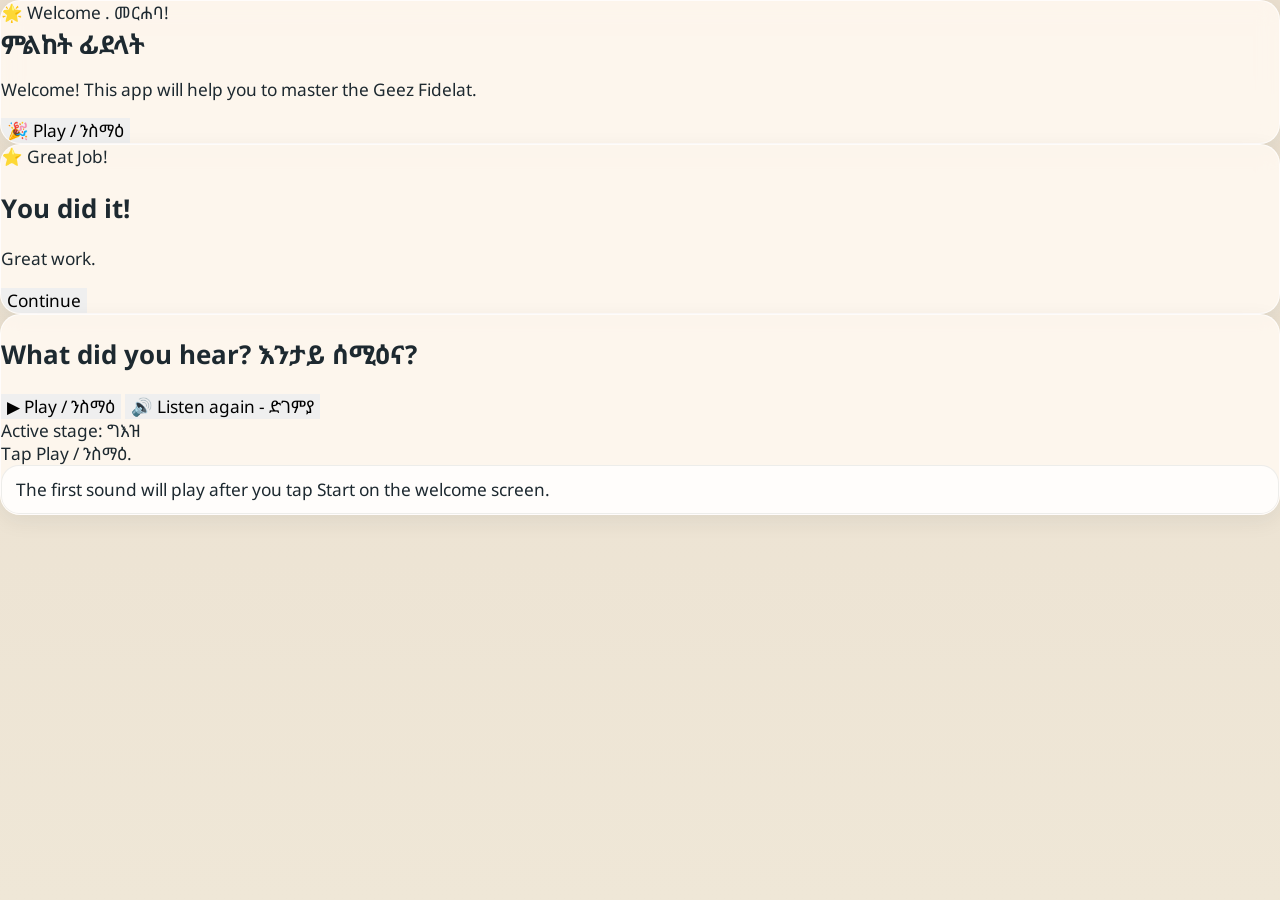
<file: index.html>
<!DOCTYPE html>
<html lang="en">
<head>
  <meta charset="UTF-8" />
  <meta name="viewport" content="width=device-width, initial-scale=1.0" />
  <title>ምልከት ፊደላት</title>
  <link rel="stylesheet" href="styles.css" />
</head>
<body>
  <div class="scene" aria-hidden="true">
    <div class="cloud one"></div>
    <div class="cloud two"></div>
    <div class="hill one"></div>
    <div class="hill two"></div>
    <div class="hill three"></div>
  </div>

  <div class="intro-overlay" id="introOverlay">
    <div class="card intro-card intro-card-compact">
      <div class="intro-text">
        <div class="badge">🌟 Welcome . መርሐባ!</div>
        <h1>ምልከት ፊደላት</h1>
        <p>
          Welcome! This app will help you to master the Geez Fidelat.
        </p>
        <div class="intro-actions">
          <button class="start-big" id="enterGameBtn" type="button">🎉 Play / ንስማዕ</button>
          <button class="continue-big" id="continueBtn" type="button" style="display:none;">▶ Continue</button>
        </div>
      </div>
    </div>
  </div>

  <div class="celebration-overlay" id="celebrationOverlay">
    <div class="card celebration-card">
      <div class="stars-layer" id="starsLayer"></div>
      <div class="badge" id="celebrationBadge">⭐ Great Job!</div>
      <h2 id="celebrationTitle">You did it!</h2>
      <p id="celebrationText">Great work.</p>
      <div class="celebration-word" id="celebrationWord" style="display:none;"></div>
      <div class="celebration-actions">
        <button class="celebration-btn celebration-primary" id="celebrationContinueBtn" type="button">Continue</button>
      </div>
    </div>
  </div>

  <div class="container">
    <section class="top-grid">
      <div class="card hero-copy">
        <div class="hero-top">
          <div>
            <div class="badge">🌈 Listen • Match • Unlock</div>
            <h1>ምልከት ፊደላት</h1>
            <p class="subtitle">Practice all seven variants. Completed variants stay open for review.</p>
          </div>
          <div class="stats compact-stats" aria-label="Game statistics">
            <div class="stat compact">
              <div class="stat-label">Score</div>
              <div class="stat-value" id="score">0</div>
            </div>
            <div class="stat compact">
              <div class="stat-label">Rounds</div>
              <div class="stat-value" id="rounds">0</div>
            </div>
            <div class="stat compact">
              <div class="stat-label">Accuracy</div>
              <div class="stat-value" id="accuracy">0%</div>
            </div>
            <div class="stat compact">
              <div class="stat-label">Unlocked</div>
              <div class="stat-value" id="unlockedCount">1/7</div>
            </div>
          </div>
        </div>
      </div>
    </section>

    <section class="main-grid">
      <div class="card panel">
        <div class="letters-top compact-top">
          <h2>What did you hear? እንታይ ሰሚዕና?</h2>
          <div class="top-actions-right">
            <button class="action-btn sound-btn" id="replayBtn" type="button">▶ Play / ንስማዕ</button>
            <button class="sound-link" id="soundReveal" type="button" aria-label="Listen again - ድገምያ">
              🔊 <span id="soundRevealText">Listen again - ድገምያ</span>
              <span class="sound-dot-wrap" id="soundDots" style="display:none;">
                <span class="sound-dot"></span>
                <span class="sound-dot"></span>
                <span class="sound-dot"></span>
              </span>
            </button>
          </div>
        </div>

        <div id="partFinishedBanner" style="display:none;"></div>

        <div class="variant-grid" id="variantGrid"></div>
        <div class="letter-grid" id="letterGrid"></div>

        <div class="mini-note" id="activeVariantNote">Active stage: ግእዝ</div>
        <div class="helper-note" id="helperNote">Tap Play / ንስማዕ.</div>
        <div class="message-box info" id="messageBox">
          <div id="message">The first sound will play after you tap Start on the welcome screen.</div>
        </div>

        <details class="danger-zone" id="dangerZone" style="display:none;">
          <summary>New Learner - ካብ ፈለማ</summary>
          <p>This clears saved progress on this device and starts again from ግእዝ.</p>
          <button class="action-btn reset-btn" id="resetBtn" type="button">Delete saved progress</button>
        </details>
      </div>
    </section>
  </div>

  <script src="app.js"></script>
</body>
</html>
</file>
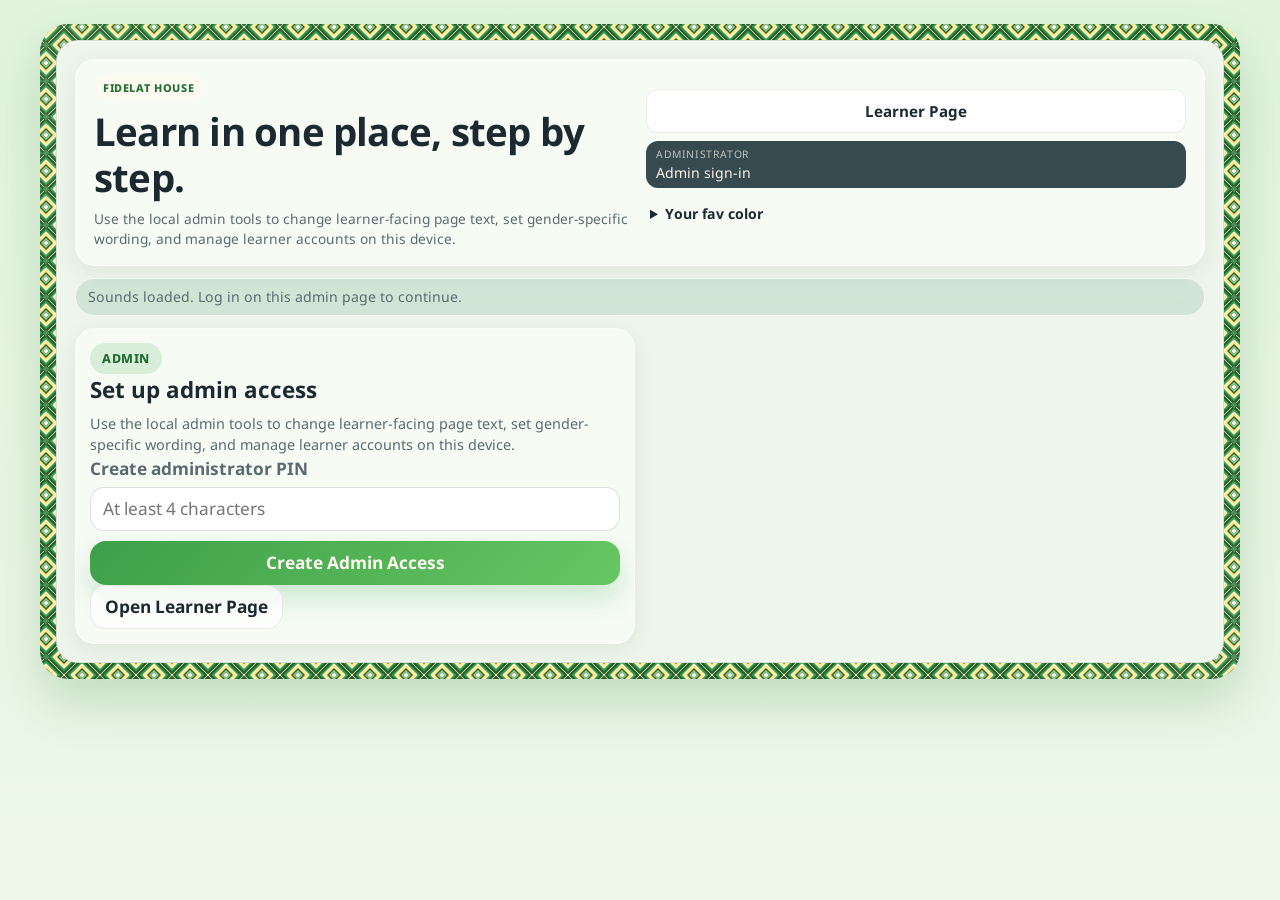
<file: admin/index.html>
<!DOCTYPE html>
<html lang='en'>
<head>
  <meta charset='UTF-8' />
  <meta name='viewport' content='width=device-width, initial-scale=1.0' />
  <title>Fidelat Admin</title>
  <link rel='stylesheet' href='../styles.css' />
</head>
<body>
  <div class='page-shell'>
    <div class='sun-glow' aria-hidden='true'></div>
    <div class='mesh mesh-one' aria-hidden='true'></div>
    <div class='mesh mesh-two' aria-hidden='true'></div>
    <main id='app'></main>
  </div>
  <script type='module' src='../app.js'></script>
</body>
</html>
</file>
<file: styles.css>
:root {
  --bg: #efe7d7;
  --bg-start: #eadfcf;
  --bg-end: #efe7d7;
  --surface: rgba(255, 249, 241, 0.88);
  --surface-strong: rgba(255, 252, 247, 0.94);
  --surface-dark: rgba(34, 55, 61, 0.94);
  --text: #1d2930;
  --muted: #5b6a70;
  --accent: #bf6d3a;
  --accent-bright: #dc8650;
  --accent-deep: #87431f;
  --accent-soft: rgba(191, 109, 58, 0.16);
  --accent-outline: rgba(191, 109, 58, 0.28);
  --accent-shadow: rgba(191, 109, 58, 0.22);
  --warm: #f3cda9;
  --sage: #90a48b;
  --gold: #e7bb63;
  --line: rgba(29, 41, 48, 0.12);
  --success: #2f7d57;
  --error: #b94d40;
  --shadow: 0 24px 56px rgba(50, 37, 24, 0.17);
  --frame-fill: #efe39a;
  --frame-inner: #ececec;
  --frame-border: #2c2c2c;
  --frame-pattern: none;
  --frame-shadow-color: rgba(80, 66, 33, 0.18);
}

* {
  box-sizing: border-box;
}

body {
  margin: 0;
  min-height: 100vh;
  overflow-x: hidden;
  color: var(--text);
  font-family: 'Aptos', 'Segoe UI Variable', 'Noto Sans Ethiopic', sans-serif;
  font-size: 1.08rem;
  background: linear-gradient(180deg, var(--bg-start) 0%, var(--bg-end) 100%);
}

body::before {
  display: none;
}

body[data-theme='classic'] {
  --bg-start: #eadfcf;
  --bg-end: #efe7d7;
  --surface: rgba(255, 249, 241, 0.88);
  --surface-strong: rgba(255, 252, 247, 0.94);
  --accent: #bf6d3a;
  --accent-bright: #dc8650;
  --accent-deep: #87431f;
  --accent-soft: rgba(191, 109, 58, 0.16);
  --accent-outline: rgba(191, 109, 58, 0.28);
  --accent-shadow: rgba(191, 109, 58, 0.22);
  --warm: #f3cda9;
  --sage: #90a48b;
  --gold: #e7bb63;
  --shadow: 0 24px 56px rgba(50, 37, 24, 0.17);
  --frame-fill: #efe39a;
  --frame-inner: #ececec;
  --frame-border: #2c2c2c;
  --frame-pattern: none;
  --frame-shadow-color: rgba(80, 66, 33, 0.18);
}

body[data-theme='red'] {
  --bg-start: #f8dfdc;
  --bg-end: #f7e8e3;
  --surface: rgba(255, 247, 245, 0.9);
  --surface-strong: rgba(255, 250, 248, 0.95);
  --accent: #cb4334;
  --accent-bright: #f0674f;
  --accent-deep: #8a1d1d;
  --accent-soft: rgba(203, 67, 52, 0.16);
  --accent-outline: rgba(203, 67, 52, 0.28);
  --accent-shadow: rgba(203, 67, 52, 0.22);
  --warm: #f3b29f;
  --sage: #cf7d6a;
  --gold: #efb14c;
  --shadow: 0 24px 56px rgba(113, 37, 32, 0.18);
  --frame-image: url('assets/theme-red.png');
  --frame-shadow-color: rgba(125, 28, 28, 0.14);
}

body[data-theme='purple'] {
  --bg-start: #e8e0f6;
  --bg-end: #f1e8fb;
  --surface: rgba(251, 248, 255, 0.9);
  --surface-strong: rgba(253, 250, 255, 0.95);
  --accent: #8759b8;
  --accent-bright: #b57edd;
  --accent-deep: #5b3481;
  --accent-soft: rgba(135, 89, 184, 0.16);
  --accent-outline: rgba(135, 89, 184, 0.28);
  --accent-shadow: rgba(135, 89, 184, 0.22);
  --warm: #efbfd9;
  --sage: #a794d1;
  --gold: #f2d56f;
  --shadow: 0 24px 56px rgba(78, 55, 122, 0.18);
  --frame-image: url('assets/theme-purple.png');
  --frame-shadow-color: rgba(88, 58, 130, 0.14);
}

body[data-theme='gray'] {
  --bg-start: #e4e7ea;
  --bg-end: #edf0f3;
  --surface: rgba(252, 253, 253, 0.9);
  --surface-strong: rgba(255, 255, 255, 0.95);
  --accent: #5d6a74;
  --accent-bright: #80909b;
  --accent-deep: #323a41;
  --accent-soft: rgba(93, 106, 116, 0.16);
  --accent-outline: rgba(93, 106, 116, 0.28);
  --accent-shadow: rgba(93, 106, 116, 0.2);
  --warm: #d4d9dd;
  --sage: #a8b1b8;
  --gold: #c7b58d;
  --shadow: 0 24px 56px rgba(53, 60, 66, 0.16);
  --frame-image: url('assets/theme-gray.png');
  --frame-shadow-color: rgba(53, 60, 66, 0.14);
}

body[data-theme='blue'] {
  --bg-start: #dcecff;
  --bg-end: #eaf5ff;
  --surface: rgba(246, 251, 255, 0.9);
  --surface-strong: rgba(251, 254, 255, 0.95);
  --accent: #2c7adc;
  --accent-bright: #58a7ff;
  --accent-deep: #1d4f94;
  --accent-soft: rgba(44, 122, 220, 0.16);
  --accent-outline: rgba(44, 122, 220, 0.28);
  --accent-shadow: rgba(44, 122, 220, 0.22);
  --warm: #ffd18d;
  --sage: #84b8ea;
  --gold: #ffd35f;
  --shadow: 0 24px 56px rgba(32, 89, 163, 0.18);
  --frame-image: url('assets/theme-blue.png');
  --frame-shadow-color: rgba(32, 89, 163, 0.15);
}

body[data-theme='orange'] {
  --bg-start: #fde3c5;
  --bg-end: #fff0db;
  --surface: rgba(255, 249, 241, 0.9);
  --surface-strong: rgba(255, 252, 247, 0.95);
  --accent: #d67a22;
  --accent-bright: #f6a03f;
  --accent-deep: #8d4717;
  --accent-soft: rgba(214, 122, 34, 0.16);
  --accent-outline: rgba(214, 122, 34, 0.28);
  --accent-shadow: rgba(214, 122, 34, 0.22);
  --warm: #ffd377;
  --sage: #d2a06f;
  --gold: #ffcf56;
  --shadow: 0 24px 56px rgba(145, 78, 23, 0.17);
  --frame-image: url('assets/theme-orange.png');
  --frame-shadow-color: rgba(145, 78, 23, 0.15);
}

body[data-theme='green'] {
  --bg-start: #e1f3dc;
  --bg-end: #edf8e9;
  --surface: rgba(247, 252, 245, 0.9);
  --surface-strong: rgba(251, 255, 250, 0.95);
  --accent: #3d9f48;
  --accent-bright: #67c763;
  --accent-deep: #216e32;
  --accent-soft: rgba(61, 159, 72, 0.16);
  --accent-outline: rgba(61, 159, 72, 0.28);
  --accent-shadow: rgba(61, 159, 72, 0.22);
  --warm: #e6d769;
  --sage: #87c97f;
  --gold: #f1dd63;
  --shadow: 0 24px 56px rgba(43, 112, 51, 0.17);
  --frame-image: url('assets/theme-green.png');
  --frame-shadow-color: rgba(43, 112, 51, 0.15);
}

button,
select,
input,
textarea {
  font: inherit;
}

button {
  cursor: pointer;
  border: none;
  transition: transform 0.18s ease, box-shadow 0.18s ease, background 0.18s ease;
}

button:hover {
  transform: translateY(-1px);
}

button:active {
  transform: translateY(0);
}

button:disabled {
  cursor: not-allowed;
  opacity: 0.5;
  transform: none;
}

.page-shell {
  position: relative;
  min-height: 100vh;
  padding: clamp(28px, 4vw, 44px) clamp(20px, 3.5vw, 34px);
  overflow: hidden;
}

.sun-glow,
.mesh {
  display: none;
}

#app {
  position: relative;
  max-width: 1080px;
  min-width: 0;
  margin: 0 auto;
}

.app-frame {
  position: relative;
  padding: clamp(24px, 3vw, 30px);
  border-radius: 42px;
  isolation: isolate;
  background-color: var(--frame-fill);
  background-image: var(--frame-pattern);
  background-repeat: repeat;
  background-size: 72px 72px;
  background-position: center;
  box-shadow: 0 24px 48px var(--frame-shadow-color);
  overflow: hidden;
}

.app-frame::before {
  content: '';
  position: absolute;
  inset: 0;
  border-radius: inherit;
  background: radial-gradient(circle at top left, rgba(255, 255, 255, 0.92), transparent 24%), radial-gradient(circle at bottom right, rgba(255, 255, 255, 0.78), transparent 20%);
  opacity: 0.08;
  pointer-events: none;
  z-index: 0;
}

.app-frame > * {
  position: relative;
  z-index: 1;
}

.studio-shell {
  position: relative;
  z-index: 1;
  display: grid;
  gap: 12px;
  padding: clamp(14px, 1.8vw, 20px);
  border-radius: 30px;
  background: var(--frame-inner);
  border: 3px solid var(--frame-border);
  box-shadow: inset 0 0 0 1px rgba(255, 255, 255, 0.6);
}

.workspace,
.home-main,
.home-side,
.activity-stack,
.roadmap-stack,
.admin-user-list {
  display: grid;
  gap: 12px;
}

.card {
  min-width: 0;
  background: var(--surface);
  border: 1px solid rgba(255, 255, 255, 0.72);
  border-radius: 28px;
  box-shadow: var(--shadow);
  backdrop-filter: blur(10px);
  -webkit-backdrop-filter: blur(10px);
  overflow: hidden;
}

.top-shell {
  display: grid;
  grid-template-columns: minmax(0, 1.2fr) minmax(320px, 0.95fr);
  gap: 12px;
  padding: 14px;
}

.brand-block {
  display: grid;
  gap: 8px;
}

.eyebrow,
.activity-badge {
  display: inline-flex;
  align-items: center;
  padding: 7px 12px;
  border-radius: 999px;
  font-size: 0.78rem;
  font-weight: 800;
  letter-spacing: 0.05em;
  text-transform: uppercase;
}

.eyebrow {
  background: rgba(255, 249, 239, 0.82);
  color: var(--accent-deep);
}

.activity-badge {
  background: var(--accent-soft);
  color: var(--accent-deep);
}

h1,
.section-title,
.view-title,
.activity-title,
.symbol-display,
.profile-name {
  font-family: 'Aptos Display', 'Trebuchet MS', 'Noto Sans Ethiopic', sans-serif;
}

h1 {
  margin: 6px 0 4px;
  font-size: clamp(2.2rem, 3.8vw, 3.9rem);
  line-height: 0.95;
  letter-spacing: -0.04em;
}

.section-title,
.view-title {
  margin: 0 0 8px;
  font-size: 1.65rem;
}

.activity-title {
  margin: 4px 0;
  font-size: 1.15rem;
}

.hero-copy,
.panel-copy,
.activity-copy,
.metric-label,
.helper-copy,
.message,
.roadmap-text,
.field-label,
.profile-label,
.admin-meta {
  margin: 0;
  color: var(--muted);
  line-height: 1.45;
}

.menu-side {
  display: grid;
  gap: 10px;
}

.main-menu,
.auth-form,
.selector-row,
.mode-nav,
.activity-actions,
.metrics {
  display: flex;
  flex-wrap: wrap;
  gap: 10px;
}

.main-menu {
  flex-wrap: nowrap;
  gap: 8px;
  overflow-x: auto;
  scrollbar-width: none;
}

.main-menu::-webkit-scrollbar {
  display: none;
}

.auth-form {
  flex-direction: column;
}

.menu-btn,
.primary-btn,
.secondary-btn,
.ghost-btn,
.chip-btn,
.symbol-btn,
.variant-btn {
  min-height: 44px;
  padding: 0 14px;
  border-radius: 16px;
  font-weight: 700;
}

.menu-btn {
  flex: 0 0 auto;
  padding: 0 12px;
  white-space: nowrap;
}

.menu-btn,
.ghost-btn,
.chip-btn,
.variant-btn {
  background: rgba(255, 255, 255, 0.72);
  border: 1px solid rgba(29, 41, 48, 0.08);
  color: var(--text);
}

.menu-btn.is-active,
.chip-btn.is-active,
.variant-btn.is-active {
  background: var(--accent-soft);
  color: var(--accent-deep);
  border-color: var(--accent-outline);
}

.primary-btn {
  background: linear-gradient(135deg, var(--accent), var(--accent-bright));
  color: #fff8f2;
  box-shadow: 0 14px 26px var(--accent-shadow);
}

.secondary-btn {
  background: rgba(34, 55, 61, 0.94);
  color: #f9f4eb;
}

.profile-bar {
  display: flex;
  align-items: center;
  justify-content: space-between;
  gap: 10px;
  padding: 12px 14px;
  border-radius: 22px;
  background: rgba(34, 55, 61, 0.9);
  color: #faf4ec;
}

.theme-panel {
  display: flex;
  align-items: center;
  padding: 10px 12px;
  border-radius: 22px;
  background: rgba(255, 255, 255, 0.78);
  border: 1px solid rgba(29, 41, 48, 0.08);
}

.theme-inline {
  display: flex;
  align-items: center;
  gap: 10px;
  width: 100%;
}

.theme-inline-label {
  font-size: 0.92rem;
  font-weight: 800;
  color: var(--accent-deep);
  white-space: nowrap;
}

.theme-select {
  min-width: 180px;
  flex: 1 1 220px;
  background: var(--accent);
  border-color: var(--accent-deep);
  color: #fff8f2;
  font-weight: 800;
}

.theme-select option {
  color: var(--text);
  background: #ffffff;
}

.profile-label {
  font-size: 0.78rem;
  text-transform: uppercase;
  letter-spacing: 0.06em;
  color: rgba(250, 244, 236, 0.7);
}

.profile-name {
  font-size: 1.15rem;
}

.banner-card,
.auth-card,
.welcome-card,
.side-card,
.panel-card,
.challenge-celebration {
  padding: 14px;
}

.banner-card.is-success {
  background: rgba(47, 125, 87, 0.14);
}

.banner-card.is-error {
  background: rgba(185, 77, 64, 0.14);
}

.auth-grid {
  display: grid;
  grid-template-columns: repeat(auto-fit, minmax(280px, 1fr));
  gap: 12px;
}

.admin-auth-grid {
  grid-template-columns: minmax(0, 560px);
}

.home-grid {
  display: grid;
  grid-template-columns: minmax(0, 1.2fr) minmax(320px, 0.95fr);
  gap: 12px;
}

.activity-card,
.variant-summary,
.admin-section {
  padding: 14px;
  border-radius: 22px;
  background: rgba(255, 255, 255, 0.64);
  border: 1px solid rgba(29, 41, 48, 0.08);
}

.variant-summary {
  display: flex;
  align-items: center;
  justify-content: space-between;
  gap: 12px;
}

.variant-summary.is-locked {
  opacity: 0.6;
}

.variant-summary.is-complete {
  background: rgba(47, 125, 87, 0.14);
}

.variant-meta {
  font-size: 0.86rem;
  font-weight: 700;
  color: var(--accent-deep);
}

.workspace-top,
.panel-head,
.symbol-caption {
  display: flex;
  align-items: flex-start;
  justify-content: space-between;
  gap: 12px;
}

.top-shell > *,
.workspace-top > *,
.panel-head > *,
.symbol-caption > *,
.home-grid > *,
.auth-grid > * {
  min-width: 0;
}

.panel-card {
  background: var(--surface-strong);
}

.field-label {
  display: block;
  margin-bottom: 6px;
  font-weight: 700;
}

.field-input,
.selector,
.textarea-field {
  width: 100%;
  min-height: 44px;
  padding: 0 12px;
  border-radius: 14px;
  border: 1px solid rgba(29, 41, 48, 0.14);
  background: rgba(255, 255, 255, 0.92);
  color: var(--text);
}

.textarea-field {
  min-height: 128px;
  padding: 10px;
  resize: vertical;
}

.message-box,
.hint-box {
  padding: 12px 14px;
  border-radius: 18px;
  border: 1px solid rgba(29, 41, 48, 0.08);
  background: rgba(255, 255, 255, 0.76);
}

.message-box.is-success {
  background: rgba(47, 125, 87, 0.12);
}

.message-box.is-error {
  background: rgba(185, 77, 64, 0.12);
}

.hint-box {
  background: rgba(243, 205, 169, 0.24);
}

.metrics,
.stat-strip,
.admin-copy-grid {
  display: grid;
  gap: 10px;
}

.metrics {
  grid-template-columns: repeat(4, minmax(0, 1fr));
}

.metrics.two-up {
  grid-template-columns: repeat(2, minmax(0, 1fr));
}

.stat-strip {
  grid-template-columns: repeat(4, minmax(0, 1fr));
}

.compact-strip {
  grid-template-columns: repeat(3, minmax(0, 1fr));
}

.metric,
.stat-pill {
  padding: 10px;
  border-radius: 18px;
  background: rgba(255, 255, 255, 0.74);
  border: 1px solid rgba(29, 41, 48, 0.08);
}

.metric-value {
  font-size: 1.8rem;
  font-weight: 800;
}

.stat-pill strong {
  display: block;
  font-size: 1.35rem;
}

.variant-grid {
  display: grid;
  grid-template-columns: repeat(auto-fit, minmax(110px, 1fr));
  gap: 10px;
}

.letter-grid,
.explorer-grid,
.drag-bank {
  display: grid;
  grid-template-columns: repeat(auto-fit, minmax(84px, 1fr));
  gap: 10px;
}

.symbol-display {
  display: grid;
  place-items: center;
  min-height: 156px;
  margin: 8px 0 10px;
  border-radius: 28px;
  background: linear-gradient(135deg, rgba(255, 255, 255, 0.92), rgba(243, 205, 169, 0.52));
  border: 1px solid rgba(29, 41, 48, 0.08);
  box-shadow: inset 0 1px 0 rgba(255, 255, 255, 0.8);
  font-size: clamp(4rem, 9vw, 6.4rem);
}

.symbol-btn {
  min-height: 82px;
  font-size: 2.1rem;
  background: rgba(255, 255, 255, 0.8);
  border: 1px solid rgba(29, 41, 48, 0.08);
}

.symbol-btn.is-correct {
  background: rgba(47, 125, 87, 0.16);
  color: var(--success);
}

.variant-btn.is-locked {
  opacity: 0.45;
}

.challenge-celebration {
  background: linear-gradient(135deg, rgba(255, 244, 224, 0.92), rgba(243, 205, 169, 0.72));
}

.challenge-celebration.is-final {
  background: linear-gradient(135deg, rgba(255, 243, 222, 0.94), rgba(231, 187, 99, 0.72));
}

.drop-grid {
  display: grid;
  grid-template-columns: repeat(auto-fit, minmax(120px, 1fr));
  gap: 10px;
  margin-top: 12px;
}

.drop-slot {
  display: grid;
  gap: 8px;
  align-items: start;
  min-height: 110px;
  padding: 10px;
  border-radius: 22px;
  border: 2px dashed rgba(135, 67, 31, 0.28);
  background: rgba(255, 255, 255, 0.72);
  text-align: left;
}

[data-action='additional-drag-bank'],
[data-action='additional-drag-slot'] {
  touch-action: none;
}

.additional-drag-btn {
  cursor: grab;
  user-select: none;
}

.additional-drag-btn:active {
  cursor: grabbing;
}

.pointer-drag-ghost {
  position: fixed;
  top: 0;
  left: 0;
  z-index: 9999;
  min-width: 58px;
  padding: 10px 14px;
  border-radius: 18px;
  border: 1px solid rgba(135, 67, 31, 0.28);
  background: rgba(255, 252, 247, 0.96);
  box-shadow: 0 18px 36px rgba(50, 37, 24, 0.2);
  color: var(--accent-deep);
  font-size: 1.8rem;
  font-weight: 800;
  line-height: 1;
  pointer-events: none;
  user-select: none;
  transform: translate(-9999px, -9999px);
}

.drop-slot.is-filled {
  border-style: solid;
  background: rgba(243, 205, 169, 0.34);
}

.drop-label {
  font-size: 0.88rem;
  font-weight: 800;
  letter-spacing: 0.04em;
  text-transform: uppercase;
  color: var(--accent-deep);
}

.drop-value {
  align-self: center;
  justify-self: center;
  font-size: 2.6rem;
}

.admin-tabs {
  display: flex;
  flex-wrap: wrap;
  gap: 10px;
}

.admin-copy-grid {
  grid-template-columns: repeat(auto-fit, minmax(220px, 1fr));
}

.admin-field,
.admin-user-card {
  min-width: 0;
}

.admin-meta {
  margin-top: 6px;
}

.dragdrop-celebration {
  border: 1px solid rgba(135, 67, 31, 0.18);
  box-shadow: 0 18px 36px rgba(191, 109, 58, 0.18);
  animation: dragdrop-celebration-pop 260ms ease-out;
}

@keyframes dragdrop-celebration-pop {
  0% {
    transform: translateY(12px) scale(0.98);
    opacity: 0.2;
  }

  100% {
    transform: translateY(0) scale(1);
    opacity: 1;
  }
}

@media (max-width: 1024px) {
  .page-shell {
    padding: 24px 18px 28px;
  }

  #app {
    max-width: 100%;
  }

  .app-frame {
    padding: 24px;
    border-radius: 34px;
    background-size: 78px 78px;
  }

  .studio-shell {
    padding: 16px;
    border-radius: 26px;
  }

  .top-shell,
  .home-grid {
    grid-template-columns: 1fr;
  }

  .metrics,
  .metrics.two-up,
  .stat-strip,
  .compact-strip {
    grid-template-columns: repeat(2, minmax(0, 1fr));
  }
}

@media (max-width: 720px) {
  body {
    font-size: 1rem;
  }

  .page-shell {
    padding: 16px 10px 18px;
  }

  .app-frame {
    padding: 18px;
    border-radius: 28px;
    background-size: 60px 60px;
  }

  .studio-shell {
    padding: 12px;
    border-radius: 22px;
    border-width: 2px;
  }

  h1 {
    font-size: 2.1rem;
  }

  .section-title,
  .view-title {
    font-size: 1.45rem;
  }

  .activity-title {
    font-size: 1.1rem;
  }

  .banner-card,
  .auth-card,
  .welcome-card,
  .side-card,
  .panel-card,
  .challenge-celebration,
  .activity-card,
  .variant-summary,
  .admin-section {
    padding: 12px;
  }

  .theme-panel {
    padding: 8px 10px;
  }

  .theme-inline {
    align-items: stretch;
    flex-direction: column;
    gap: 6px;
  }

  .theme-select {
    min-width: 0;
    width: 100%;
  }

  .workspace-top,
  .panel-head,
  .symbol-caption,
  .profile-bar {
    flex-direction: column;
    align-items: stretch;
  }

  .metrics,
  .metrics.two-up,
  .stat-strip,
  .compact-strip {
    grid-template-columns: 1fr;
  }

  .symbol-display {
    min-height: 132px;
    margin: 6px 0 8px;
    font-size: clamp(3.2rem, 15vw, 4.8rem);
  }

  .symbol-btn {
    min-height: 76px;
    font-size: 1.95rem;
  }

  .drop-value {
    font-size: 2.35rem;
  }
}

@media (max-width: 480px) {
  .page-shell {
    padding: 12px 8px 14px;
  }

  .app-frame {
    padding: 14px;
    border-radius: 24px;
    background-size: 52px 52px;
  }

  .studio-shell {
    padding: 10px;
    border-radius: 18px;
    border-width: 2px;
  }

  .top-shell {
    padding: 12px;
  }

  .theme-panel {
    padding: 8px 10px;
  }

  .menu-btn,
  .primary-btn,
  .secondary-btn,
  .ghost-btn,
  .chip-btn,
  .symbol-btn,
  .variant-btn {
    min-height: 42px;
  }
}

.additional-set-grid {
  display: grid;
  grid-template-columns: repeat(auto-fit, minmax(180px, 1fr));
  gap: 12px;
  margin-bottom: 16px;
}

.additional-set-btn {
  display: grid;
  gap: 8px;
  padding: 12px 14px;
  border-radius: 20px;
  border: 1px solid var(--line);
  background: rgba(255, 255, 255, 0.74);
  text-align: left;
  box-shadow: inset 0 1px 0 rgba(255, 255, 255, 0.6);
}

.additional-set-btn strong {
  font-size: 1.5rem;
  line-height: 1;
}

.additional-set-btn.is-active {
  border-color: var(--accent-outline);
  background: var(--accent-soft);
}

.additional-set-btn.is-complete {
  border-color: rgba(47, 125, 87, 0.28);
}

.additional-preview {
  color: var(--muted);
  font-size: 0.9rem;
  line-height: 1.45;
  word-break: break-word;
}

.additional-tabs {
  margin: 16px 0;
}

.symbol-btn.is-complete {
  border-color: rgba(47, 125, 87, 0.28);
  background: rgba(47, 125, 87, 0.12);
}

.english-copy {
  margin: 6px 0 0;
  color: var(--muted);
  font-size: 0.94rem;
  line-height: 1.45;
}

.hero-english-copy {
  margin-top: 8px;
}

/* compact-auth-modal */
.auth-entry-card {
  margin-bottom: 18px;
  border: 1px solid rgba(135, 67, 31, 0.16);
  background: linear-gradient(135deg, rgba(255, 251, 246, 0.94), rgba(243, 205, 169, 0.34));
}

.auth-link-row {
  display: flex;
  flex-wrap: wrap;
  gap: 14px;
  margin-top: 14px;
}

.link-btn {
  padding: 0;
  border: none;
  background: none;
  color: var(--accent-deep);
  font-size: 1.02rem;
  font-weight: 800;
  text-decoration: underline;
  text-decoration-thickness: 2px;
  text-underline-offset: 4px;
  box-shadow: none;
}

.link-btn:hover,
.link-btn:active,
.modal-backdrop:hover,
.modal-backdrop:active {
  transform: none;
}

.link-btn:hover {
  color: var(--accent);
}

.auth-modal-layer {
  position: fixed;
  inset: 0;
  z-index: 60;
  display: grid;
  place-items: center;
  padding: 20px;
}

.modal-backdrop {
  position: absolute;
  inset: 0;
  border: none;
  background: rgba(29, 41, 48, 0.42);
}

.auth-modal-shell {
  position: relative;
  z-index: 1;
  width: min(560px, 100%);
}

.auth-modal-card {
  position: relative;
  max-height: calc(100vh - 40px);
  overflow: auto;
  padding-top: 20px;
  box-shadow: 0 26px 56px rgba(29, 41, 48, 0.28);
}

.auth-modal-card .section-title {
  padding-right: 40px;
}

.auth-modal-note {
  margin-bottom: 12px;
}

.modal-close {
  position: absolute;
  top: 12px;
  right: 12px;
  width: 40px;
  height: 40px;
  border-radius: 999px;
  border: 1px solid rgba(29, 41, 48, 0.12);
  background: rgba(255, 255, 255, 0.9);
  color: var(--accent-deep);
  font-size: 1.35rem;
  line-height: 1;
  box-shadow: none;
}

.auth-switch-row {
  display: flex;
  flex-wrap: wrap;
  gap: 10px;
  margin-top: 18px;
  padding-top: 18px;
  border-top: 1px solid var(--line);
}

@media (max-width: 720px) {
  .auth-link-row,
  .auth-switch-row {
    flex-direction: column;
    align-items: stretch;
  }

  .auth-modal-layer {
    padding: 12px;
  }

  .auth-modal-card {
    max-height: calc(100vh - 24px);
    padding-top: 22px;
  }
}

/* Letter-first layout: generous learning targets, quiet supporting controls. */
.page-shell { padding: clamp(10px, 2vw, 24px); }
#app { max-width: 1200px; }
.app-frame { padding: clamp(8px, 1.3vw, 16px); border-radius: 28px; }
.studio-shell { padding: clamp(10px, 1.5vw, 18px); border-width: 1px; border-color: var(--line); border-radius: 22px; }
.card { border-radius: 20px; box-shadow: 0 6px 22px rgba(29, 41, 48, 0.07); }
.top-shell { grid-template-columns: minmax(0, 1fr) minmax(350px, 1fr); align-items: center; padding: 16px 18px; }
.brand-block { gap: 3px; }
h1 { font-size: clamp(1.65rem, 3vw, 2.4rem); line-height: 1.2; letter-spacing: -0.02em; }
.eyebrow { width: fit-content; padding: 4px 9px; font-size: .68rem; }
.hero-copy, .hero-english-copy { font-size: .86rem; margin-top: 2px; }
.menu-side { gap: 8px; }
.main-menu { display: flex; flex-wrap: wrap; overflow: visible; gap: 6px; }
.menu-btn { display: inline-flex; align-items: center; justify-content: center; text-decoration: none; min-height: 44px; flex: 1 0 auto; font-size: .95rem; border-radius: 12px; }
.menu-btn.is-active { background: var(--accent-deep); color: #fff; border-color: var(--accent-deep); box-shadow: 0 3px 10px var(--accent-shadow); }
.profile-bar { padding: 6px 10px; border-radius: 12px; }
.profile-name { font-size: .88rem; }
.profile-label { font-size: .65rem; }
.theme-panel { padding: 5px 10px; border-radius: 12px; }
.theme-inline { flex-direction: row; align-items: center; gap: 8px; }
.theme-inline-label { font-size: .8rem; }
.theme-select { min-width: 0; flex: 1 1 auto; min-height: 36px; font-size: .85rem; }
.banner-card { padding: 8px 12px; font-size: .88rem; box-shadow: none; }
.view-title, .section-title { font-size: 1.4rem; line-height: 1.4; }
.panel-copy, .english-copy, .helper-copy { font-size: .9rem; }
.stat-strip, .compact-strip { grid-template-columns: repeat(3, minmax(0, 1fr)); }
.stat-pill { padding: 6px 9px; font-size: .76rem; border-radius: 12px; }
.stat-pill strong { font-size: 1rem; }
.metric { padding: 8px; }
.metric-value { font-size: 1.3rem; }
.symbol-display { min-height: 142px; font-size: clamp(5.5rem, 11vw, 8rem); line-height: 1.4; color: #2156a0; background: linear-gradient(120deg, #eef6ff, #f3efff); border-radius: 20px; }
.symbol-display.is-placeholder { min-height: 54px; padding: 10px 14px; display: flex; justify-content: center; gap: 12px; font-size: 1.6rem; color: var(--muted); background: rgba(255,255,255,.5); }
.placeholder-copy { font-size: .9rem; font-family: 'Segoe UI', sans-serif; }
.symbol-caption { margin-bottom: 12px; }
.letter-grid, .explorer-grid, .drag-bank { grid-template-columns: repeat(auto-fit, minmax(100px, 1fr)); gap: 12px; }
.symbol-btn { min-height: 112px; padding: 8px; font-family: 'Noto Sans Ethiopic', 'Nyala', 'Abyssinica SIL', sans-serif; font-size: clamp(3.3rem, 5.5vw, 4.5rem); line-height: 1.4; color: #2156a0; background: #edf5ff; border: 1px solid #c9dcef; border-radius: 18px; box-shadow: 0 3px 0 rgba(29,41,48,.08); }
.symbol-btn:nth-child(4n+2) { color: #7540a0; background: #f5effc; border-color: #dfd0ef; }
.symbol-btn:nth-child(4n+3) { color: #156957; background: #eaf8f1; border-color: #c3e5d5; }
.symbol-btn:nth-child(4n) { color: #9b441e; background: #fff3e8; border-color: #f0d9c4; }
.symbol-btn:hover { box-shadow: 0 6px 14px rgba(29,41,48,.13); transform: translateY(-2px); }
.symbol-btn.is-correct, .symbol-btn.is-complete { border: 3px solid #237049; color: #155438; background: #e2f4e8; }
.drop-value { font-size: 4rem; line-height: 1.35; color: #2156a0; }
.drop-slot { min-height: 134px; border-radius: 18px; }
.pointer-drag-ghost { font-size: 3.5rem; }
.additional-set-btn strong { font-size: 2.8rem; line-height: 1.35; color: #7540a0; }
.additional-preview { font-size: 1.5rem; line-height: 1.65; color: #2156a0; }
:where(a, button, select, input, textarea):focus-visible { outline: 3px solid #2156a0; outline-offset: 3px; }
@media (max-width: 800px) {
  .top-shell { grid-template-columns: 1fr; gap: 10px; }
  .profile-bar { flex-direction: row; align-items: center; }
  .workspace-top { gap: 8px; }
  .letter-grid, .explorer-grid, .drag-bank { grid-template-columns: repeat(auto-fit, minmax(86px, 1fr)); gap: 9px; }
  .symbol-btn { min-height: 100px; font-size: 3.5rem; }
  .drop-grid { grid-template-columns: repeat(auto-fit, minmax(100px, 1fr)); }
  .metrics, .metrics.two-up { grid-template-columns: repeat(2, minmax(0,1fr)); }
}
@media (max-width: 400px) {
  .top-shell { padding: 12px; }
  .menu-btn { padding: 0 8px; font-size: .85rem; }
  .letter-grid, .explorer-grid, .drag-bank { grid-template-columns: repeat(3, minmax(0, 1fr)); gap: 7px; }
  .symbol-btn { font-size: 3rem; min-height: 88px; }
  .stat-strip { gap: 4px; }
  .stat-pill { padding: 6px; }
}
@media (prefers-reduced-motion: reduce) {
  *, *::before, *::after { animation: none !important; transition: none !important; scroll-behavior: auto !important; }
}
.drop-slot:not(.is-filled) .drop-value { font-size: 1.5rem; color: var(--muted); }
.stat-strip { grid-template-columns: repeat(4, minmax(0, 1fr)); }
.compact-strip { grid-template-columns: repeat(3, minmax(0, 1fr)); }
@media (max-width: 600px) {
  .stat-strip:not(.compact-strip) { grid-template-columns: repeat(2, minmax(0, 1fr)); }
}

/* Bundle Ethiopic glyphs so learners do not depend on installed device fonts. */
@font-face {
  font-family: 'Noto Sans Ethiopic';
  src: url('assets/fonts/NotoSansEthiopic.ttf') format('truetype');
  font-style: normal;
  font-weight: 100 900;
  font-display: swap;
}
body:not([data-view='home']):not([data-view='admin']) .hero-copy,
body:not([data-view='home']):not([data-view='admin']) .hero-english-copy { display: none; }
body:not([data-view='home']):not([data-view='admin']) h1 { font-size: clamp(1.2rem, 2vw, 1.65rem); }
@media (max-width: 600px) {
  .main-menu { display: grid; grid-template-columns: repeat(5, minmax(0, 1fr)); gap: 4px; }
  .main-menu .menu-btn { padding: 0 3px; font-size: .78rem; }
  .top-shell { padding: 12px; }
  .brand-block { gap: 0; }
  .eyebrow { font-size: .6rem; }
}

/* Keep colour names readable against a neutral picker background. */
.theme-select { color: var(--theme-label-color, var(--text)); background: #fff; }

/* The picker label stays neutral; only the colour names carry theme colours. */
.theme-inline-label { color: var(--text); }

/* Deep practice links and a compact, activity-first layout. */
.appearance, .practice-instructions, .practice-progress, .set-directory, .variant-directory { font-size: .88rem; }
summary { cursor: pointer; padding: 8px 4px; min-height: 40px; font-weight: 700; }
summary:focus-visible { outline: 3px solid #2156a0; outline-offset: 2px; }
.practice-instructions[open] p { margin: 6px 0; }
.practice-progress[open] { margin-bottom: 10px; }
.appearance .theme-panel { margin-top: 4px; }
@media (max-width: 720px) {
  body:not([data-view='home']):not([data-view='admin']) .brand-block { display: none; }
  body:not([data-view='home']):not([data-view='admin']) .top-shell { padding: 6px 8px; }
  body:not([data-view='home']):not([data-view='admin']) .page-shell { padding: 4px; }
  body:not([data-view='home']):not([data-view='admin']) .app-frame { padding: 4px; }
  body:not([data-view='home']):not([data-view='admin']) .studio-shell { padding: 8px; gap: 6px; }
  .menu-side { gap: 0; }
  .appearance > summary { min-height: 30px; padding: 5px 2px; font-size: .78rem; }
  .workspace { gap: 6px; }
  .workspace-top { flex-direction: row; flex-wrap: wrap; align-items: center; gap: 6px; }
  .workspace-top > div:first-child { flex: 1; }
  .view-title { font-size: 1.1rem; margin: 0; }
  .practice-instructions summary { min-height: 32px; padding: 5px 0; font-size: .8rem; }
  .workspace-top .mode-nav button { min-height: 42px; font-size: .8rem; padding: 0 10px; }
  .panel-card { padding: 8px; }
  .panel-card:has(> .explorer-grid), .panel-card:has(> .drag-bank), .panel-card:has(> .letter-grid) { display: flex; flex-direction: column; gap: 6px; }
  .panel-card > .explorer-grid, .panel-card > .letter-grid { order: 0; }
  .panel-card > .selector-row, .panel-card > .practice-progress, .panel-card > .symbol-display, .panel-card > .symbol-caption, .panel-card > .variant-directory { order: 2; }
  .panel-card > .selector-row { margin: 0; }
  .panel-card > .symbol-display { min-height: 80px; font-size: 4rem; margin: 0; }
  .panel-card > .symbol-display.is-placeholder { min-height: 40px; font-size: 1.4rem; }
  .panel-card > .symbol-caption { margin: 0; }
  .drag-bank { margin-top: 6px; }
  .drop-grid { margin-top: 0; grid-template-columns: repeat(4, minmax(0, 1fr)); gap: 5px; }
  .drop-slot { min-height: 82px; padding: 5px; border-radius: 12px; }
  .drop-label { font-size: .7rem; letter-spacing: 0; overflow-wrap: anywhere; }
  .drop-value { font-size: 2.5rem; }
  .additional-tabs { margin: 0; }
  .symbol-btn { min-height: 86px; }
}
@media (max-width: 720px) {
  .panel-card > .drag-bank { order: -1; }
  .panel-card:has(> .drag-bank) > .message-box { order: -2; }
  .workspace > .set-directory { order: 3; }
}
@media (max-width: 720px) {
  .panel-card > .letter-grid { order: -1; }
}

@media (max-width: 720px) {
  .panel-card > .selector-row { order: -2; align-items: center; }
  .panel-card > .selector-row > label { display: flex; align-items: center; gap: 8px; }
  .panel-card > .selector-row > label > br { display: none; }
  .panel-card > .selector-row .selector { width: auto; }
}

/* One shared reset control on every learner section, beside appearance. */
.learner-tools { display: flex; align-items: flex-start; justify-content: space-between; gap: 8px; flex-wrap: wrap; }
.learner-tools .appearance { flex: 1 1 140px; min-width: 0; }
.reset-progress-btn { min-height: 44px; padding: 0 10px; font-size: .82rem; white-space: nowrap; }

/* Admin sections follow the learner menu; instructions retain authored line breaks. */
.learner-instructions { white-space: pre-wrap; overflow-wrap: anywhere; }
.admin-copy-section { border: 1px solid var(--line); border-radius: 14px; padding: 12px; min-width: 0; }
.admin-copy-section > summary { font-size: 1.1rem; }
.admin-copy-section .admin-user-list { margin-top: 12px; }
.admin-save-bar { position: sticky; top: 8px; z-index: 5; padding: 8px; background: var(--surface, #fff); border-radius: 12px; }
</file>
